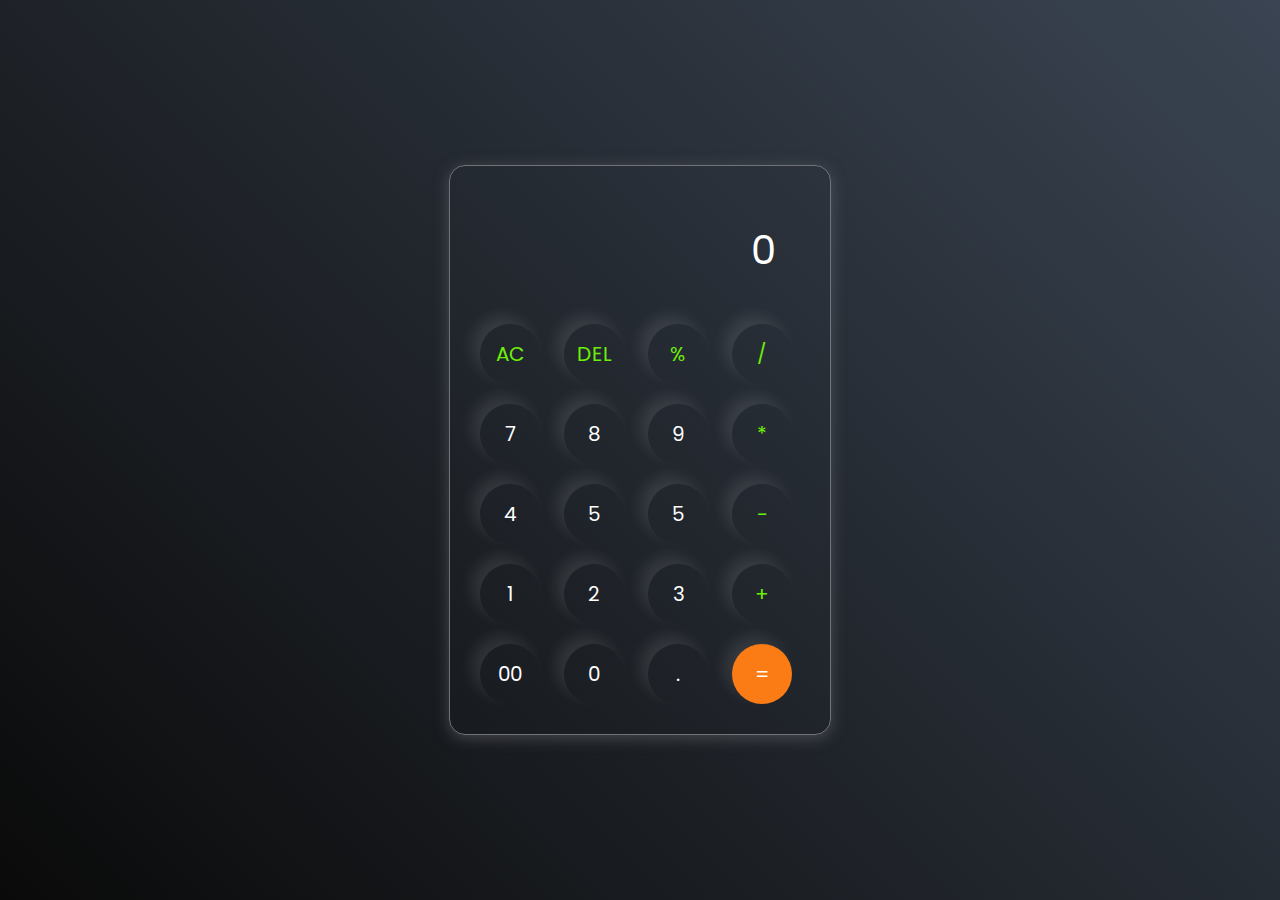
<file: calculator/index.html>
<!DOCTYPE html>
<html lang="en">
<head>
    <meta charset="UTF-8">
    <meta http-equiv="X-UA-Compatible" content="IE=edge">
    <meta name="viewport" content="width=device-width, initial-scale=1.0">
    <title>Calculator by Primathon academy</title>
    <link rel="stylesheet" href="style.css">
</head>
<body>
    <div class="calculator">
        <input type="text" name="Display" id="inputBox" placeholder="0">
        <div>
            <button class="operator">AC</button>
            <button class="operator">DEL</button>
            <button class="operator">%</button>
            <button class="operator">/</button>
        </div>
        <div>
            <button>7</button>
            <button>8</button>
            <button>9</button>
            <button class="operator">*</button>
        </div>
        <div>
            <button>4</button>
            <button>5</button>
            <button>5</button>
            <button class="operator">-</button>
        </div>
        <div>
            <button>1</button>
            <button>2</button>
            <button>3</button>
            <button class="operator">+</button>
        </div>
        <div>
            <button>00</button>
            <button>0</button>
            <button>.</button>
            <button class="equalBtn">=</button>
        </div>
    </div>
    <script src="script.js"></script>
</body>
</html>
</file>
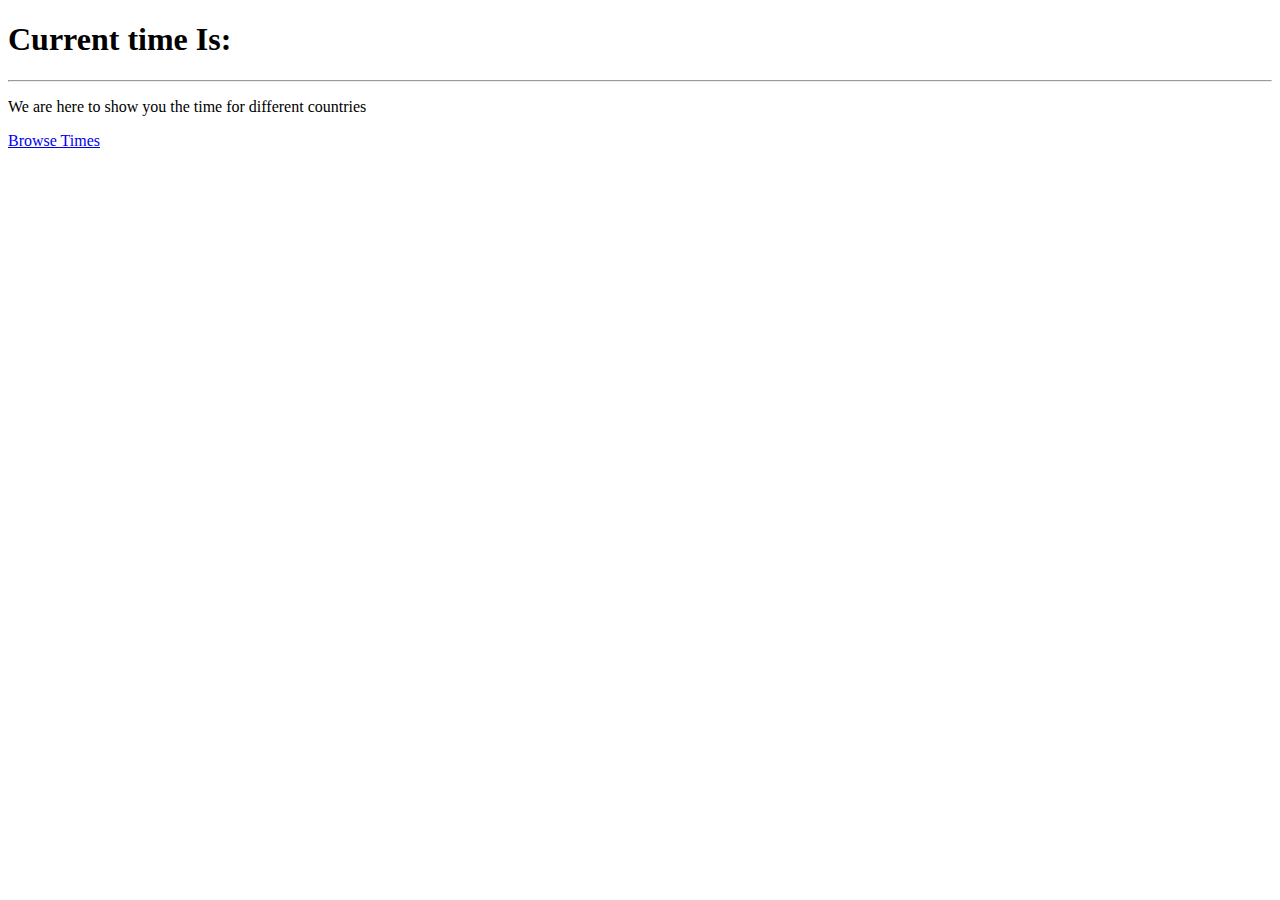
<file: clock/index.html>
<!doctype html>
<html lang="en">

<head>
    <!-- Required meta tags -->
    <meta charset="utf-8">
    <meta name="viewport" content="width=device-width, initial-scale=1, shrink-to-fit=no">

    <!-- Bootstrap CSS -->
    <link rel="stylesheet" href="https://stackpath.bootstrapcdn.com/bootstrap/4.5.0/css/bootstrap.min.css"
        integrity="sha384-9aIt2nRpC12Uk9gS9baDl411NQApFmC26EwAOH8WgZl5MYYxFfc+NcPb1dKGj7Sk" crossorigin="anonymous">

    <title>Hello, world!</title>
    <script>
        let a;
        let date;
        let time;
        const options = { weekday: 'long', year: 'numeric', month: 'long', day: 'numeric' };
        setInterval(() => {
            a = new Date(); 
            // date = a.toLocaleDateString(undefined, options);
            time = a.getHours() + ':' + a.getMinutes() + ':' + a.getSeconds();
            document.getElementById('time').innerHTML = time + "<br>on " + date;
        }, 1000);
    </script>
</head>

<body>
      
    <div class="container my-4">
        <div class="jumbotron">
            <h1 class="display-4">Current time Is: <span id="time"></span></h1>
            
            <hr class="my-4">
            <p>We are here to show you the time for different countries</p>
            <a class="btn btn-primary btn-lg" href="#" role="button">Browse Times</a>
        </div>
    </div>

    
</body>

</html>
</file>
<file: calculator/style.css>
@import url('https://fonts.googleapis.com/css2?family=Poppins:wght@500&display=swap');

*{
    margin: 0;
    padding: 0;
    box-sizing: border-box;
    font-family: 'Poppins', sans-serif;
}

body{
    width: 100%;
    height: 100vh;
    display: flex;
    justify-content: center;
    align-items: center;
    background: linear-gradient(45deg, #0a0a0a, #3a4452);
}

.calculator{
    border: 1px solid  #717377;
    padding: 20px;
    border-radius: 16px;
    background: transparent;
    box-shadow: 0px 3px 15px rgba(113, 115, 119, 0.5);
}

input{
    width: 320px;
    border: none;
    padding: 24px;
    margin: 10px;
    background: transparent;
    box-shadow:  0px 3px 15px rgbs(84, 84, 84, 0.1);
    font-size: 40px;
    text-align: right;
    cursor: pointer;
    color: #fff;
}

input::placeholder{
    color: #fff;
}

button{
    border: none;
    width: 60px;
    height: 60px;
    margin: 10px;
    border-radius: 50%;
    background: transparent;
    color: #fff;
    font-size: 20px;
    box-shadow: -8px -8px 15px rgba(255, 255, 255, 0.1);
    cursor: pointer;
}

.equalBtn{
    background-color: #fb7c14;
}

.operator{
    color: #6dee0a;
}
</file>
